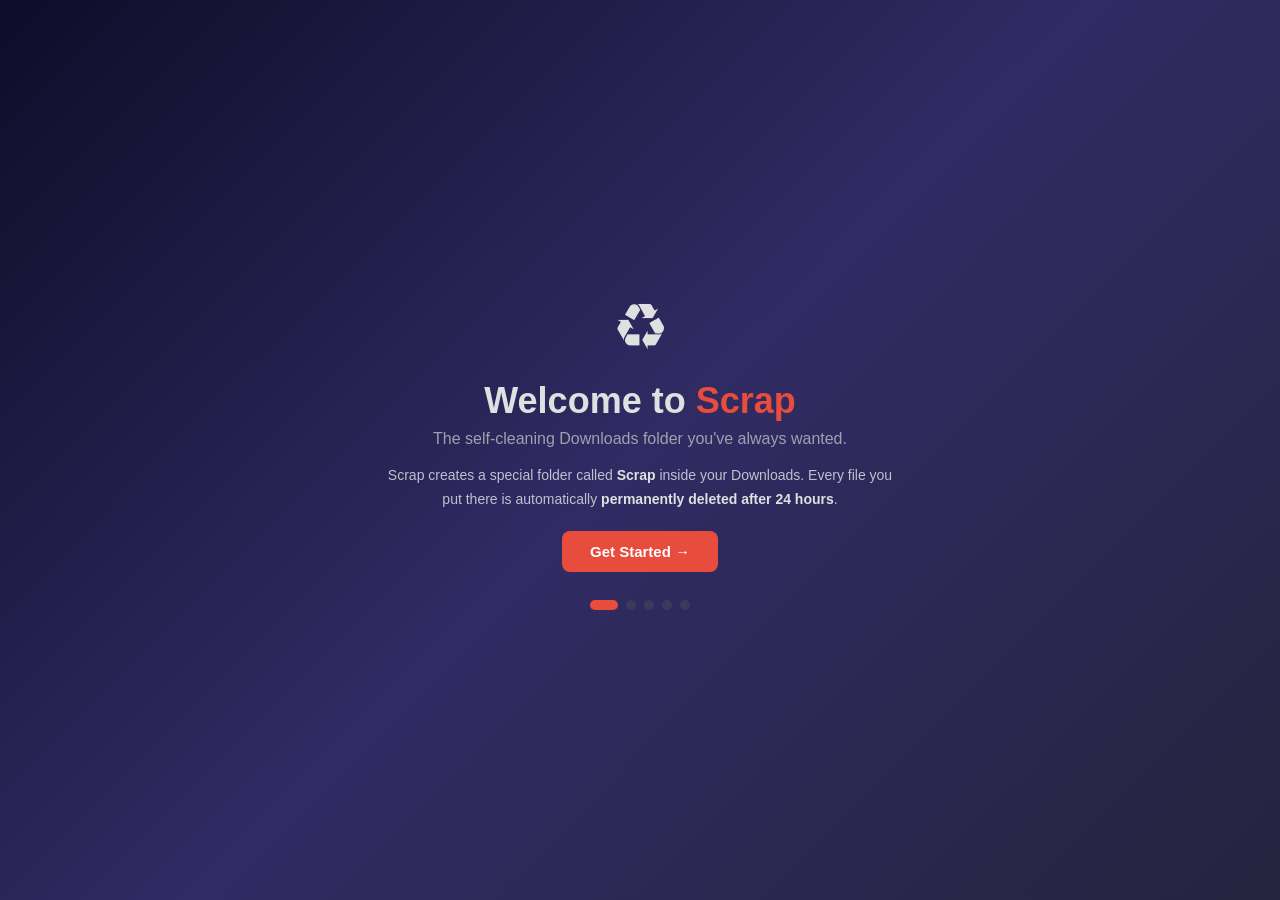
<file: onboarding/index.html>
<!DOCTYPE html>
<html lang="en">
<head>
  <meta charset="UTF-8" />
  <meta name="viewport" content="width=device-width, initial-scale=1.0" />
  <title>Welcome to Scrap</title>
  <link rel="stylesheet" href="style.css" />
</head>
<body>
  <div class="onboarding-container">
    <!-- Slide 1: Welcome -->
    <div class="slide active" data-slide="0">
      <div class="slide-content">
        <div class="icon-large">♻</div>
        <h1>Welcome to <span class="highlight">Scrap</span></h1>
        <p class="subtitle">The self-cleaning Downloads folder you've always wanted.</p>
        <p class="desc">
          Scrap creates a special folder called <strong>Scrap</strong> inside your
          Downloads. Every file you put there is automatically <strong>permanently
          deleted after 24 hours</strong>.
        </p>
        <button class="btn-primary" onclick="nextSlide()">Get Started →</button>
      </div>
    </div>

    <!-- Slide 2: How It Works -->
    <div class="slide" data-slide="1">
      <div class="slide-content">
        <div class="icon-large">⚙️</div>
        <h2>How It Works</h2>
        <div class="steps">
          <div class="step">
            <div class="step-num">1</div>
            <div class="step-text">
              <strong>Right-click</strong> any download link in your browser
              and select <em>"Download to Scrap"</em>.
            </div>
          </div>
          <div class="step">
            <div class="step-num">2</div>
            <div class="step-text">
              The file lands in <strong>~/Downloads/Scrap</strong>.
            </div>
          </div>
          <div class="step">
            <div class="step-num">3</div>
            <div class="step-text">
              <strong>Move important files out</strong> of Scrap within 24 hours.
              Everything else is <strong>permanently deleted</strong>.
            </div>
          </div>
        </div>
        <div class="btn-group">
          <button class="btn-secondary" onclick="prevSlide()">← Back</button>
          <button class="btn-primary" onclick="nextSlide()">Next →</button>
        </div>
      </div>
    </div>

    <!-- Slide 3: Install Desktop App -->
    <div class="slide" data-slide="2">
      <div class="slide-content">
        <div class="icon-large">🖥️</div>
        <h2>Step 1: Desktop App</h2>
        <p class="desc">
          The Scrap desktop app runs in your system tray, monitors the folder,
          and automatically deletes old files.
        </p>
        <div class="code-block">
          <p>Install dependencies:</p>
          <code>cd scrap && pip install -r requirements.txt</code>
          <p>Then run:</p>
          <code>python -m desktop_app.tray_app</code>
        </div>
        <div class="checkbox-line">
          <input type="checkbox" id="step1-done" />
          <label for="step1-done">I've installed & started the desktop app</label>
        </div>
        <div class="btn-group">
          <button class="btn-secondary" onclick="prevSlide()">← Back</button>
          <button class="btn-primary" onclick="nextSlide()">Next →</button>
        </div>
      </div>
    </div>

    <!-- Slide 4: Install Extension -->
    <div class="slide" data-slide="3">
      <div class="slide-content">
        <div class="icon-large">🧩</div>
        <h2>Step 2: Browser Extension</h2>
        <p class="desc">
          Install the Scrap extension to right-click and download directly
          into your Scrap folder.
        </p>
        <div class="extension-steps">
          <p>1. Open <strong>chrome://extensions</strong></p>
          <p>2. Enable <strong>Developer mode</strong> (top-right)</p>
          <p>3. Click <strong>Load unpacked</strong></p>
          <p>4. Select the <code>scrap/extension</code> folder</p>
        </div>
        <div class="checkbox-line">
          <input type="checkbox" id="step2-done" />
          <label for="step2-done">I've installed the extension</label>
        </div>
        <div class="btn-group">
          <button class="btn-secondary" onclick="prevSlide()">← Back</button>
          <button class="btn-primary" onclick="nextSlide()">Next →</button>
        </div>
      </div>
    </div>

    <!-- Slide 5: You're All Set -->
    <div class="slide" data-slide="4">
      <div class="slide-content">
        <div class="icon-large">🎉</div>
        <h2>You're All Set!</h2>
        <p class="desc">
          Scrap is now running. Any file you download to Scrap will be
          <strong>permanently deleted after 24 hours</strong>.
        </p>
        <p class="tip">
          💡 <strong>Pro tip:</strong> Keep the Scrap folder pinned in your
          file manager for easy access.
        </p>
        <div class="btn-group">
          <button class="btn-secondary" onclick="prevSlide()">← Back</button>
          <button class="btn-primary" onclick="closeOnboarding()">Finish</button>
        </div>
      </div>
    </div>

    <!-- Slide indicators -->
    <div class="dots">
      <span class="dot active" data-dot="0"></span>
      <span class="dot" data-dot="1"></span>
      <span class="dot" data-dot="2"></span>
      <span class="dot" data-dot="3"></span>
      <span class="dot" data-dot="4"></span>
    </div>
  </div>

  <script src="script.js"></script>
</body>
</html>
</file>
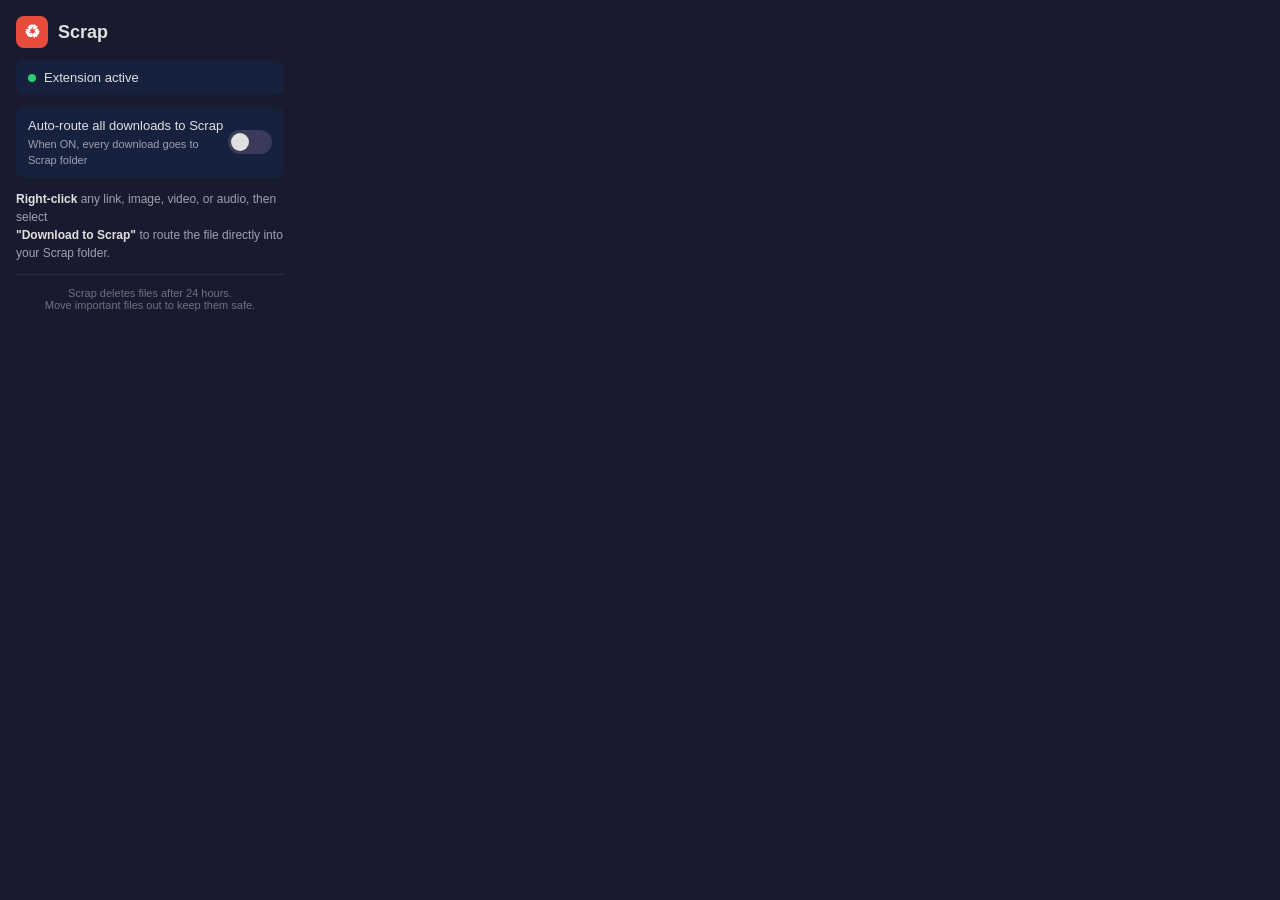
<file: extension/popup.html>
<!DOCTYPE html>
<html lang="en">
<head>
  <meta charset="UTF-8" />
  <meta name="viewport" content="width=device-width, initial-scale=1.0" />
  <title>Scrap</title>
  <style>
    * { margin: 0; padding: 0; box-sizing: border-box; }
    body {
      font-family: -apple-system, BlinkMacSystemFont, 'Segoe UI', Roboto, Oxygen, Ubuntu, sans-serif;
      width: 300px;
      padding: 16px;
      background: #1a1a2e;
      color: #e0e0e0;
    }
    .header {
      display: flex;
      align-items: center;
      gap: 10px;
      margin-bottom: 12px;
    }
    .logo {
      width: 32px;
      height: 32px;
      background: #e74c3c;
      border-radius: 8px;
      display: flex;
      align-items: center;
      justify-content: center;
      font-size: 18px;
      color: #fff;
      font-weight: bold;
    }
    h1 { font-size: 18px; font-weight: 600; }
    .status {
      display: flex;
      align-items: center;
      gap: 8px;
      padding: 10px 12px;
      background: #16213e;
      border-radius: 8px;
      margin-bottom: 12px;
      font-size: 13px;
    }
    .dot {
      width: 8px;
      height: 8px;
      border-radius: 50%;
      background: #2ecc71;
    }
    .info {
      font-size: 12px;
      color: #a0a0b0;
      line-height: 1.5;
      margin-bottom: 12px;
    }
    .info strong { color: #e0e0e0; }

    /* Toggle switch */
    .toggle-row {
      display: flex;
      align-items: center;
      justify-content: space-between;
      padding: 10px 12px;
      background: #16213e;
      border-radius: 8px;
      margin-bottom: 12px;
    }
    .toggle-label {
      font-size: 13px;
      line-height: 1.4;
    }
    .toggle-label small {
      display: block;
      color: #a0a0b0;
      font-size: 11px;
      margin-top: 2px;
    }
    .toggle {
      position: relative;
      width: 44px;
      height: 24px;
      flex-shrink: 0;
    }
    .toggle input {
      opacity: 0;
      width: 0;
      height: 0;
    }
    .toggle .slider {
      position: absolute;
      cursor: pointer;
      top: 0; left: 0; right: 0; bottom: 0;
      background: #3a3a5a;
      border-radius: 12px;
      transition: 0.3s;
    }
    .toggle .slider:before {
      content: "";
      position: absolute;
      height: 18px;
      width: 18px;
      left: 3px;
      bottom: 3px;
      background: #e0e0e0;
      border-radius: 50%;
      transition: 0.3s;
    }
    .toggle input:checked + .slider {
      background: #e74c3c;
    }
    .toggle input:checked + .slider:before {
      transform: translateX(20px);
    }

    hr { border: none; border-top: 1px solid #2a2a4e; margin: 12px 0; }
    .note { font-size: 11px; color: #707080; text-align: center; }
  </style>
</head>
<body>
  <div class="header">
    <div class="logo">♻</div>
    <h1>Scrap</h1>
  </div>

  <div class="status">
    <span class="dot"></span>
    <span>Extension active</span>
  </div>

  <div class="toggle-row">
    <div class="toggle-label">
      Auto-route all downloads to Scrap
      <small>When ON, every download goes to Scrap folder</small>
    </div>
    <label class="toggle">
      <input type="checkbox" id="autoRouteToggle" />
      <span class="slider"></span>
    </label>
  </div>

  <div class="info">
    <strong>Right-click</strong> any link, image, video, or audio, then select<br />
    <strong>"Download to Scrap"</strong> to route the file directly into your Scrap folder.
  </div>

  <hr />
  <div class="note">
    Scrap deletes files after 24 hours.<br />
    Move important files out to keep them safe.
  </div>

  <script>
    // Load saved state
    chrome.storage.local.get(["routeToScrap"], (data) => {
      document.getElementById("autoRouteToggle").checked = !!data.routeToScrap;
    });

    document.getElementById("autoRouteToggle").addEventListener("change", (e) => {
      chrome.storage.local.set({ routeToScrap: e.target.checked });
    });
  </script>
</body>
</html>
</file>
<file: onboarding/style.css>
/* ========================================
   Scrap Onboarding – Styles
   ======================================== */

* {
  margin: 0;
  padding: 0;
  box-sizing: border-box;
}

body {
  font-family: -apple-system, BlinkMacSystemFont, "Segoe UI", Roboto, Oxygen,
    Ubuntu, Cantarell, "Fira Sans", "Droid Sans", "Helvetica Neue", sans-serif;
  background: linear-gradient(135deg, #0f0c29, #302b63, #24243e);
  color: #e0e0e0;
  min-height: 100vh;
  display: flex;
  align-items: center;
  justify-content: center;
}

.onboarding-container {
  width: 100%;
  max-width: 560px;
  padding: 32px 24px;
  position: relative;
}

/* ---------- Slides ---------- */

.slide {
  display: none;
  animation: fadeIn 0.4s ease;
}

.slide.active {
  display: block;
}

@keyframes fadeIn {
  from {
    opacity: 0;
    transform: translateY(16px);
  }
  to {
    opacity: 1;
    transform: translateY(0);
  }
}

.slide-content {
  text-align: center;
}

.icon-large {
  font-size: 64px;
  margin-bottom: 16px;
}

h1 {
  font-size: 36px;
  font-weight: 700;
  margin-bottom: 8px;
}

h2 {
  font-size: 28px;
  font-weight: 600;
  margin-bottom: 12px;
}

.highlight {
  color: #e74c3c;
}

.subtitle {
  font-size: 16px;
  color: #a0a0b0;
  margin-bottom: 16px;
}

.desc {
  font-size: 14px;
  line-height: 1.7;
  color: #c0c0d0;
  margin-bottom: 20px;
}

.desc strong {
  color: #e0e0e0;
}

/* ---------- Steps grid ---------- */

.steps {
  text-align: left;
  margin: 20px 0;
}

.step {
  display: flex;
  align-items: flex-start;
  gap: 12px;
  margin-bottom: 14px;
  padding: 10px 14px;
  background: rgba(255, 255, 255, 0.04);
  border-radius: 8px;
}

.step-num {
  width: 28px;
  height: 28px;
  border-radius: 50%;
  background: #e74c3c;
  color: #fff;
  font-weight: 700;
  font-size: 14px;
  display: flex;
  align-items: center;
  justify-content: center;
  flex-shrink: 0;
}

.step-text {
  font-size: 14px;
  line-height: 1.6;
  color: #c0c0d0;
}

.step-text strong {
  color: #e0e0e0;
}

/* ---------- Buttons ---------- */

.btn-group {
  display: flex;
  justify-content: center;
  gap: 12px;
  margin-top: 20px;
}

.btn-primary {
  background: #e74c3c;
  color: #fff;
  border: none;
  padding: 12px 28px;
  border-radius: 8px;
  font-size: 15px;
  font-weight: 600;
  cursor: pointer;
  transition: background 0.2s;
}

.btn-primary:hover {
  background: #c0392b;
}

.btn-secondary {
  background: transparent;
  color: #a0a0b0;
  border: 1px solid #3a3a5a;
  padding: 12px 28px;
  border-radius: 8px;
  font-size: 15px;
  font-weight: 500;
  cursor: pointer;
  transition: background 0.2s, color 0.2s;
}

.btn-secondary:hover {
  background: rgba(255, 255, 255, 0.06);
  color: #e0e0e0;
}

/* ---------- Code block ---------- */

.code-block {
  background: rgba(0, 0, 0, 0.3);
  border: 1px solid #3a3a5a;
  border-radius: 10px;
  padding: 16px 20px;
  margin: 16px 0;
  text-align: left;
}

.code-block p {
  font-size: 13px;
  color: #a0a0b0;
  margin-bottom: 6px;
}

.code-block code {
  display: block;
  background: #1a1a2e;
  padding: 8px 12px;
  border-radius: 6px;
  font-family: "Fira Code", "Cascadia Code", "Consolas", monospace;
  font-size: 13px;
  color: #f0c674;
  margin-bottom: 12px;
  overflow-x: auto;
}

/* ---------- Extension steps ---------- */

.extension-steps {
  text-align: left;
  background: rgba(0, 0, 0, 0.3);
  border: 1px solid #3a3a5a;
  border-radius: 10px;
  padding: 16px 20px;
  margin: 16px 0;
  font-size: 14px;
  line-height: 1.9;
}

.extension-steps code {
  background: #1a1a2e;
  padding: 2px 8px;
  border-radius: 4px;
  font-family: "Fira Code", "Consolas", monospace;
  font-size: 13px;
  color: #f0c674;
}

/* ---------- Checkbox line ---------- */

.checkbox-line {
  display: flex;
  align-items: center;
  gap: 8px;
  margin: 14px 0;
  font-size: 14px;
  color: #c0c0d0;
}

.checkbox-line input[type="checkbox"] {
  width: 18px;
  height: 18px;
  accent-color: #e74c3c;
  cursor: pointer;
}

.checkbox-line label {
  cursor: pointer;
}

/* ---------- Tip ---------- */

.tip {
  background: rgba(231, 76, 60, 0.12);
  border: 1px solid rgba(231, 76, 60, 0.3);
  border-radius: 10px;
  padding: 12px 16px;
  font-size: 14px;
  color: #c0c0d0;
  margin: 16px 0;
}

.tip strong {
  color: #e0e0e0;
}

/* ---------- Dot indicators ---------- */

.dots {
  display: flex;
  justify-content: center;
  gap: 8px;
  margin-top: 28px;
}

.dots .dot {
  width: 10px;
  height: 10px;
  border-radius: 50%;
  background: #3a3a5a;
  transition: background 0.3s;
}

.dots .dot.active {
  background: #e74c3c;
  width: 28px;
  border-radius: 5px;
}
</file>
